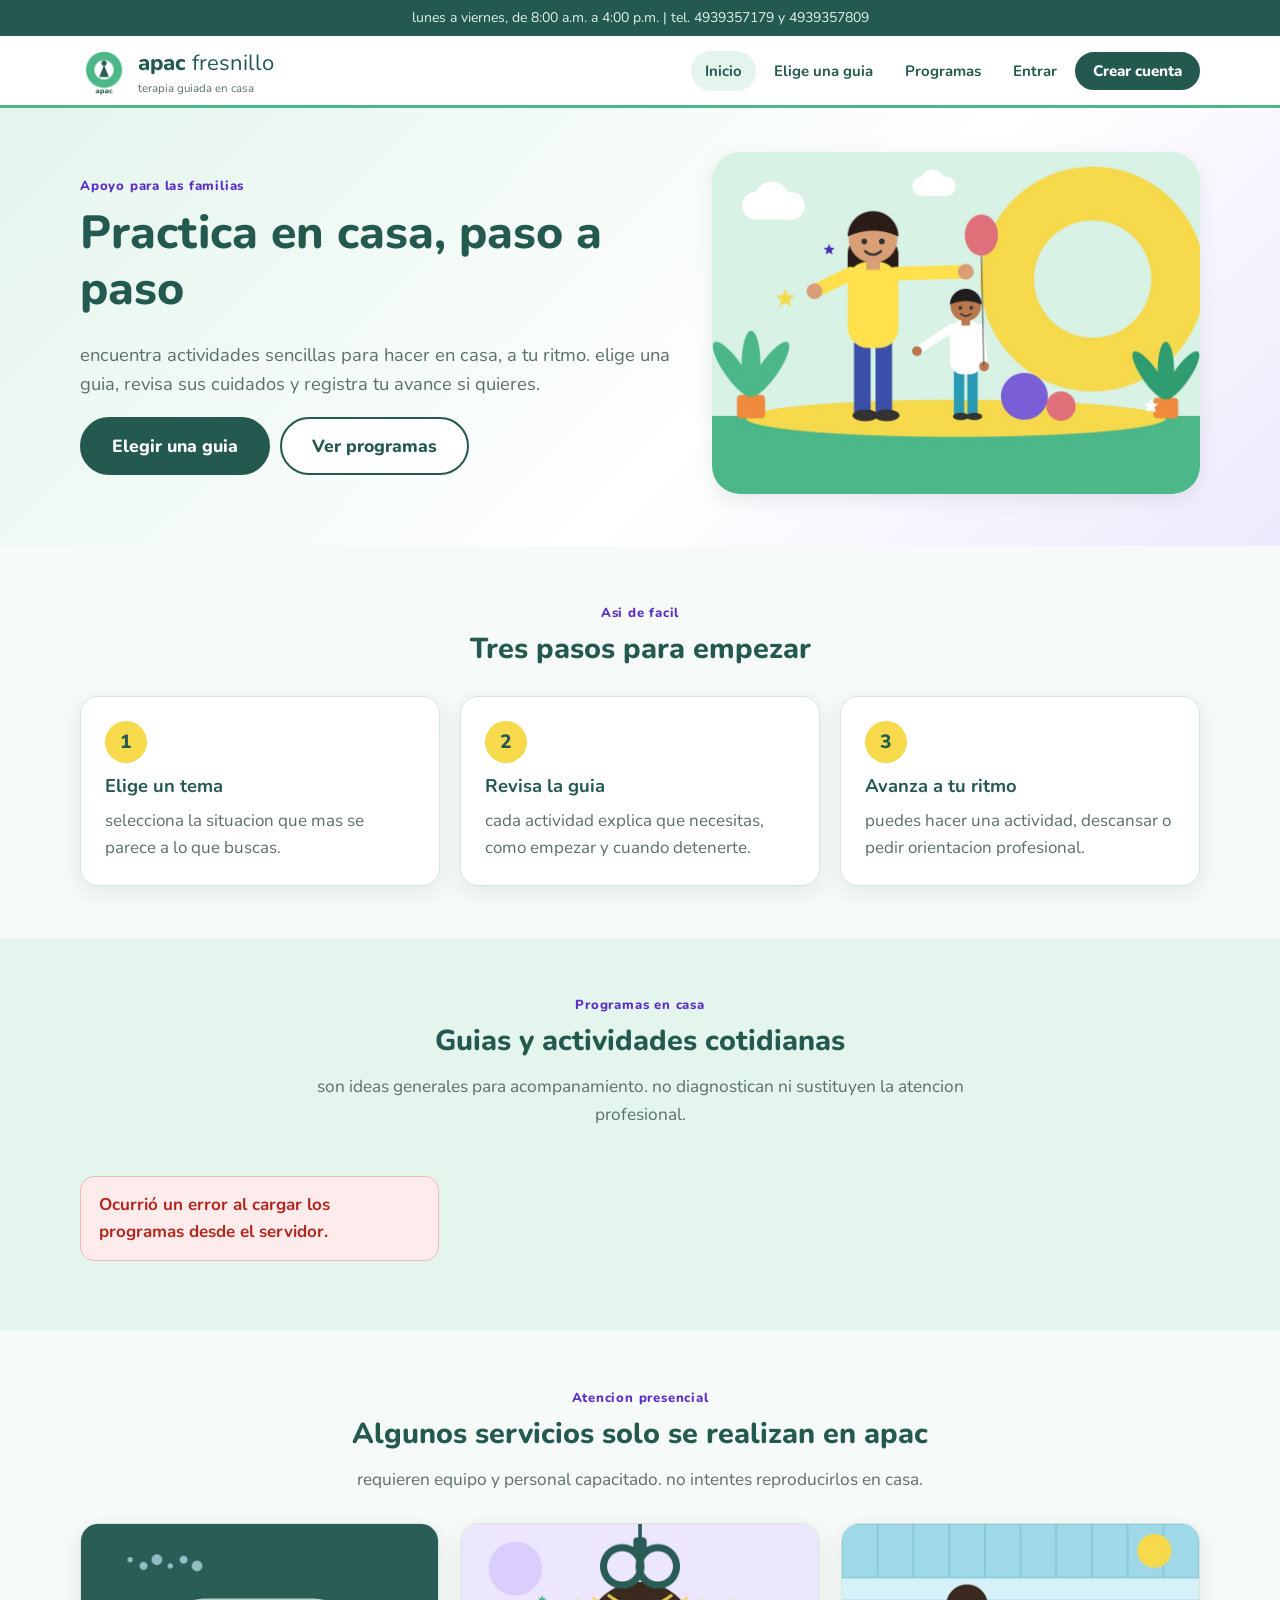
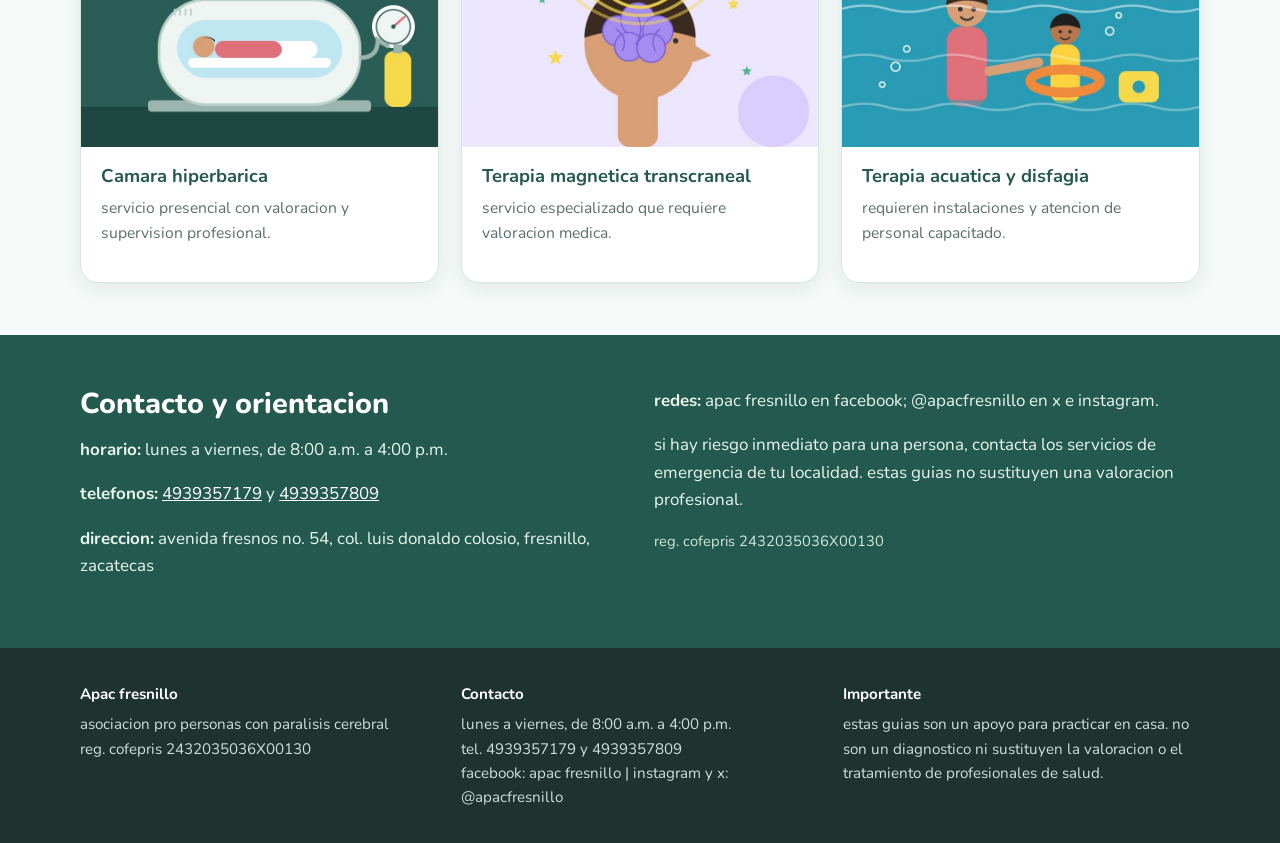
<file: index.html>
<!doctype html>
<html lang="es">
<head>
    <meta charset="utf-8">
    <meta name="viewport" content="width=device-width, initial-scale=1">
    <title>guias para practicar en casa | apac fresnillo</title>
    <link rel="preconnect" href="https://fonts.googleapis.com">
    <link href="https://fonts.googleapis.com/css2?family=Nunito:wght@400;600;700;800&display=swap" rel="stylesheet">
    <link rel="stylesheet" href="css/estilos.css">
</head>
<body>
    <div id="app-header"></div>
    <div id="app-flash" class="contenedor"></div>

    <main id="contenido">
        <section class="hero">
            <div class="contenedor hero-interno">
                <div class="hero-texto">
                    <span class="sobrelinea">apoyo para las familias</span>
                    <h1>practica en casa, paso a paso</h1>
                    <p>encuentra actividades sencillas para hacer en casa, a tu ritmo. elige una guia, revisa sus cuidados y registra tu avance si quieres.</p>
                    <div class="botones">
                        <a class="boton boton-grande" href="guia.html">elegir una guia</a>
                        <a class="boton boton-claro boton-grande" href="#programas">ver programas</a>
                    </div>
                </div>
                <div class="hero-foto">
                    <img src="img/hero.jpg" alt="una terapeuta acompana a un nino durante una actividad">
                </div>
            </div>
        </section>

        <section class="seccion">
            <div class="contenedor">
                <div class="titulo-seccion">
                    <span class="sobrelinea">asi de facil</span>
                    <h2>tres pasos para empezar</h2>
                </div>
                <div class="pasos">
                    <article class="paso">
                        <span class="numero">1</span>
                        <h3>elige un tema</h3>
                        <p>selecciona la situacion que mas se parece a lo que buscas.</p>
                    </article>
                    <article class="paso">
                        <span class="numero">2</span>
                        <h3>revisa la guia</h3>
                        <p>cada actividad explica que necesitas, como empezar y cuando detenerte.</p>
                    </article>
                    <article class="paso">
                        <span class="numero">3</span>
                        <h3>avanza a tu ritmo</h3>
                        <p>puedes hacer una actividad, descansar o pedir orientacion profesional.</p>
                    </article>
                </div>
            </div>
        </section>

        <section class="seccion fondo-suave" id="programas">
            <div class="contenedor">
                <div class="titulo-seccion">
                    <span class="sobrelinea">programas en casa</span>
                    <h2>guias y actividades cotidianas</h2>
                    <p>son ideas generales para acompanamiento. no diagnostican ni sustituyen la atencion profesional.</p>
                </div>
                <!-- Las tarjetas de programas se cargan dinámicamente desde la API -->
                <div id="contenedor-programas" class="rejilla-tarjetas">
                    <p>Cargando programas disponibles...</p>
                </div>
            </div>
        </section>

        <section class="seccion">
            <div class="contenedor">
                <div class="titulo-seccion">
                    <span class="sobrelinea">atencion presencial</span>
                    <h2>algunos servicios solo se realizan en apac</h2>
                    <p>requieren equipo y personal capacitado. no intentes reproducirlos en casa.</p>
                </div>
                <div class="rejilla-tarjetas">
                    <article class="tarjeta">
                        <img class="foto-fija" src="img/camara-hiperbarica.jpg" alt="equipo de camara hiperbarica" loading="lazy">
                        <div class="tarjeta-texto">
                            <h3>camara hiperbarica</h3>
                            <p>servicio presencial con valoracion y supervision profesional.</p>
                        </div>
                    </article>
                    <article class="tarjeta">
                        <img class="foto-fija" src="img/magnetica.jpg" alt="equipo para atencion especializada" loading="lazy">
                        <div class="tarjeta-texto">
                            <h3>terapia magnetica transcraneal</h3>
                            <p>servicio especializado que requiere valoracion medica.</p>
                        </div>
                    </article>
                    <article class="tarjeta">
                        <img class="foto-fija" src="img/terapia-acuatica.jpg" alt="terapia en alberca" loading="lazy">
                        <div class="tarjeta-texto">
                            <h3>terapia acuatica y disfagia</h3>
                            <p>requieren instalaciones y atencion de personal capacitado.</p>
                        </div>
                    </article>
                </div>
            </div>
        </section>

        <section class="seccion fondo-verde" id="contacto">
            <div class="contenedor contacto">
                <div>
                    <h2>contacto y orientacion</h2>
                    <p><strong>horario:</strong> lunes a viernes, de 8:00 a.m. a 4:00 p.m.</p>
                    <p><strong>telefonos:</strong> <a href="tel:4939357179">4939357179</a> y <a href="tel:4939357809">4939357809</a></p>
                    <p><strong>direccion:</strong> avenida fresnos no. 54, col. luis donaldo colosio, fresnillo, zacatecas</p>
                </div>
                <div>
                    <p><strong>redes:</strong> apac fresnillo en facebook; @apacfresnillo en x e instagram.</p>
                    <p>si hay riesgo inmediato para una persona, contacta los servicios de emergencia de tu localidad. estas guias no sustituyen una valoracion profesional.</p>
                    <p class="chico">reg. cofepris 2432035036X00130</p>
                </div>
            </div>
        </section>
    </main>

    <div id="app-footer"></div>

    <script src="js/api.js"></script>
    <script src="js/ui.js"></script>
    <script src="js/inicio.js"></script>
    <script>
        UI.init('inicio');
    </script>
</body>
</html>
</file>
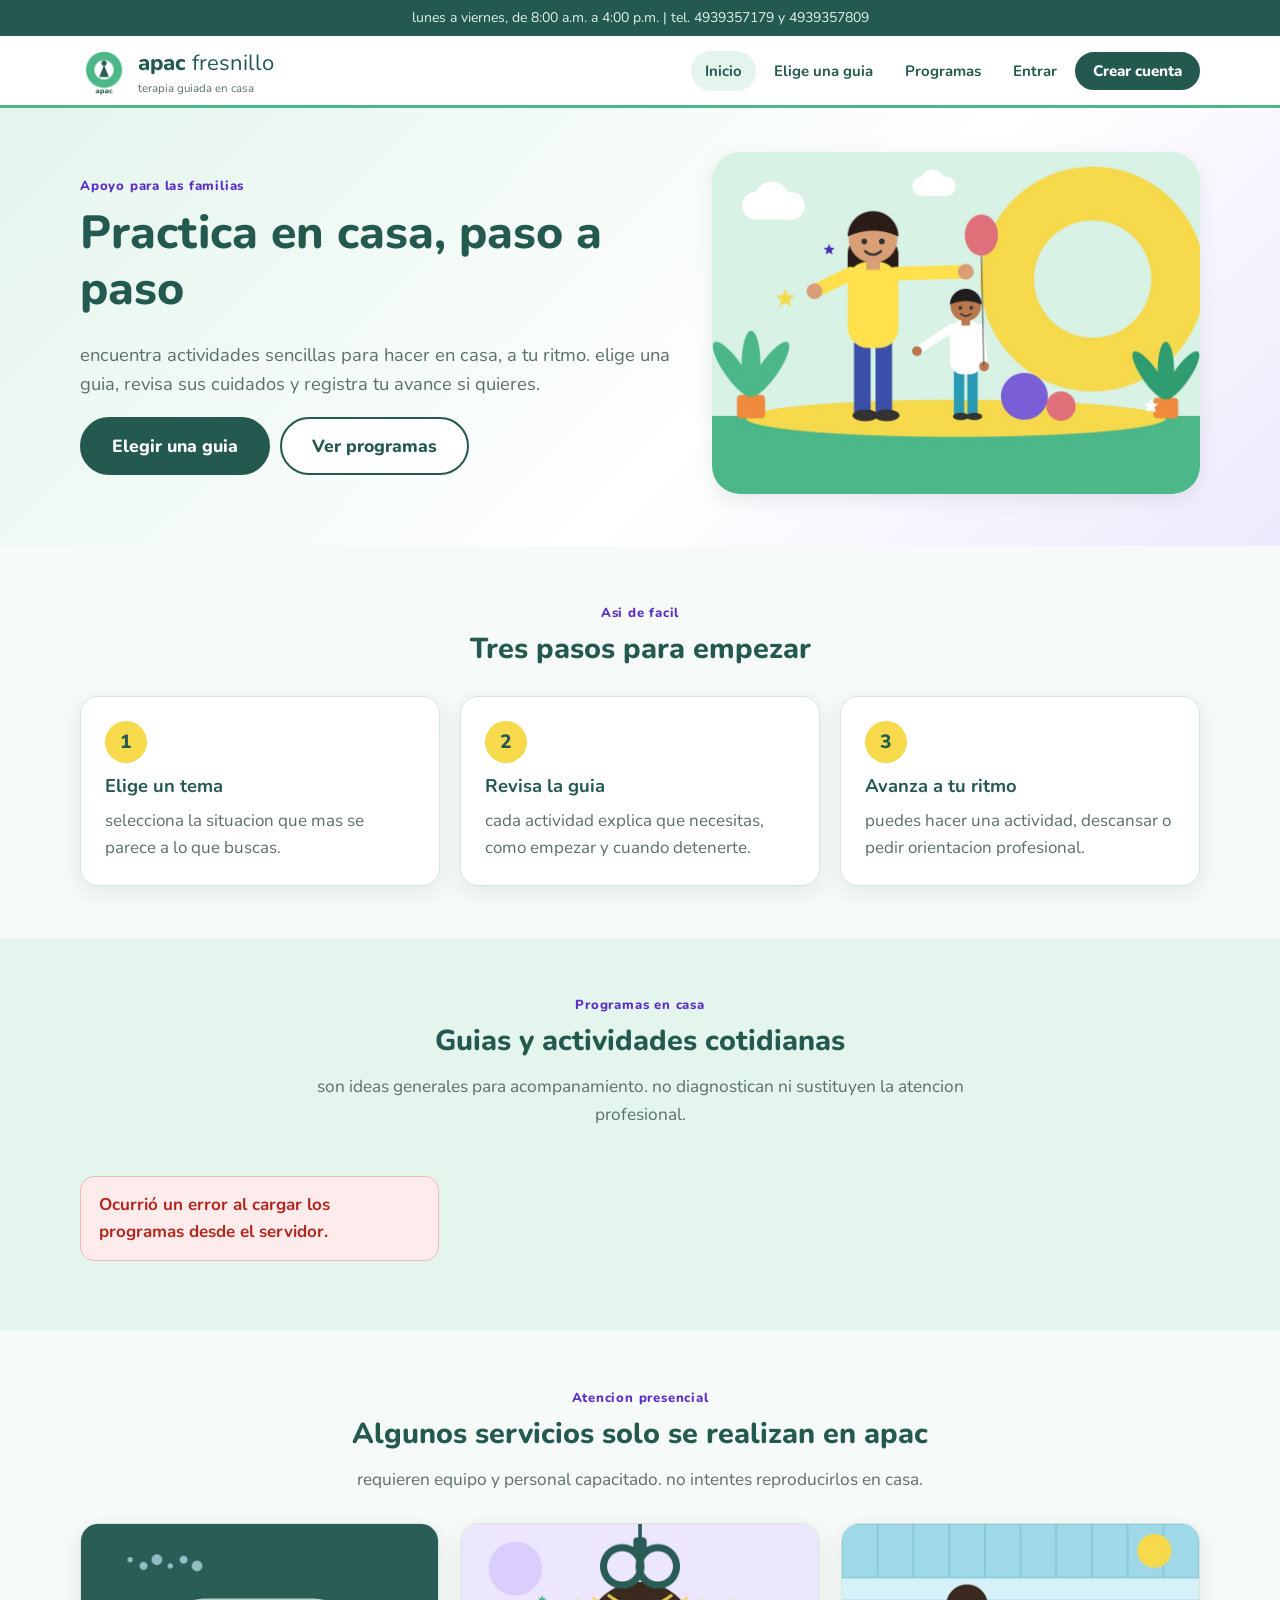
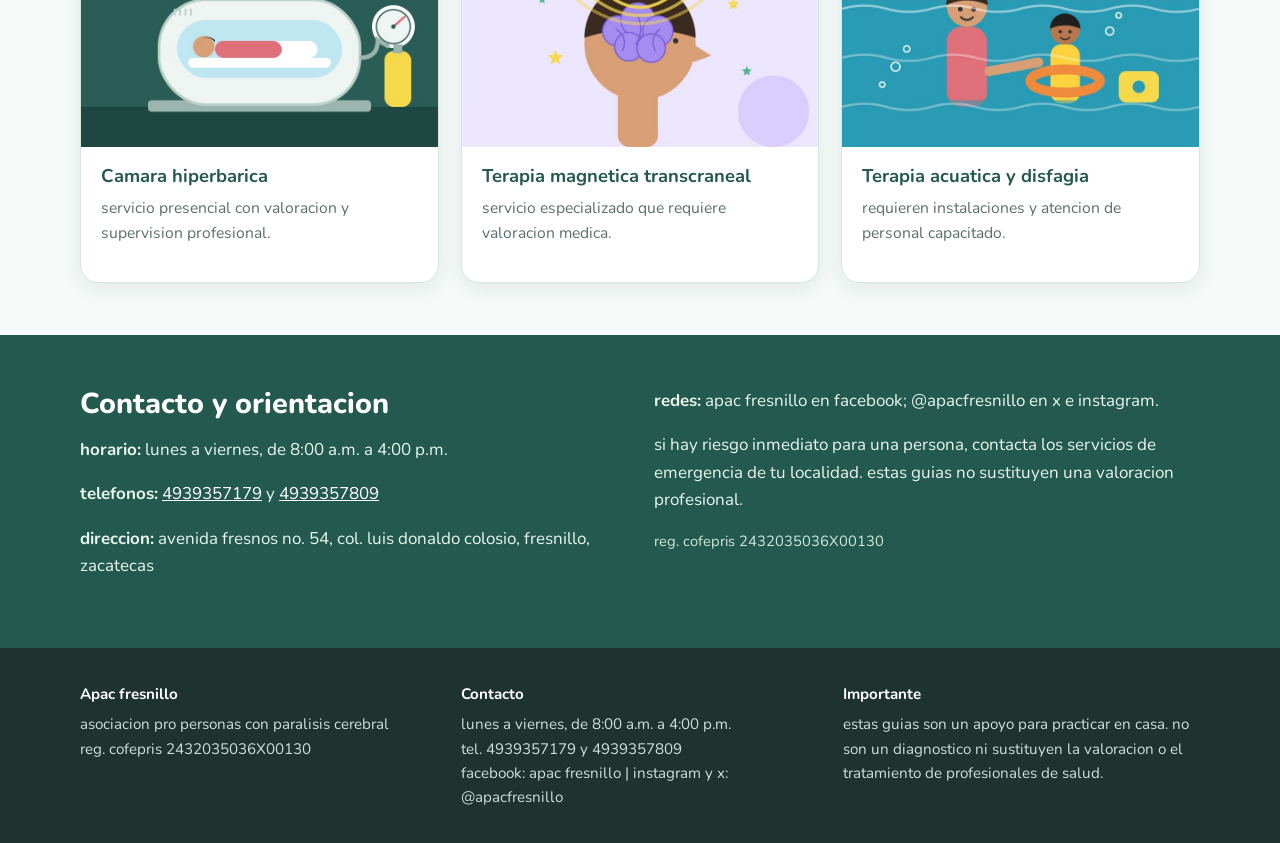
<file: actividad.html>
<!doctype html>
<html lang="es">
<head>
    <meta charset="utf-8">
    <meta name="viewport" content="width=device-width, initial-scale=1">
    <title>actividad | apac fresnillo</title>
    <link rel="preconnect" href="https://fonts.googleapis.com">
    <link href="https://fonts.googleapis.com/css2?family=Nunito:wght@400;600;700;800&display=swap" rel="stylesheet">
    <link rel="stylesheet" href="css/estilos.css">
</head>
<body>
    <div id="app-header"></div>
    <div id="app-flash" class="contenedor"></div>

    <main id="contenido">
        <section class="seccion">
            <div class="contenedor contenedor-angosto" id="actividad-cargando">
                <p>Cargando actividad...</p>
            </div>

            <div class="contenedor contenedor-angosto" id="actividad-contenido" style="display:none;">
                <nav class="migas-pan" aria-label="Ruta de navegación">
                    <a href="index.html">Inicio</a>
                    <span>›</span>
                    <a href="guia.html">Guías</a>
                    <span>›</span>
                    <a id="miga-link-programa" href="programa.html">Programa</a>
                    <span>›</span>
                    <span class="miga-actual" id="miga-actividad">Actividad</span>
                </nav>

                <div class="barra-volver">
                    <button type="button" onclick="history.back()" class="boton-volver" aria-label="Volver atrás">
                        <span>←</span> Volver atrás
                    </button>
                    <a class="boton-volver" id="link-volver-programa" href="programa.html">
                        <span>📋</span> Ver programa completo
                    </a>
                    <a href="index.html" class="enlace-volver">Ir al Inicio</a>
                </div>
                <span class="etiqueta etiqueta-verde" id="actividad-etiqueta"></span>
                <h1 id="actividad-titulo"></h1>
                <p class="objetivo"><strong>objetivo:</strong> <span id="actividad-objetivo"></span></p>

                <img class="foto-actividad" id="actividad-foto" src="" alt="ilustracion de actividad">

                <div id="actividad-cuidado" class="aviso aviso-importante" role="note" style="display:none;"></div>

                <section class="caja">
                    <h2>que necesitas</h2>
                    <ul class="lista-check" id="actividad-materiales"></ul>
                </section>

                <section class="caja">
                    <h2>paso a paso</h2>
                    <ol class="linea-tiempo" id="actividad-pasos"></ol>
                </section>

                <div class="dos-columnas">
                    <section class="caja">
                        <h2>consejos</h2>
                        <ul class="lista-check" id="actividad-consejos"></ul>
                    </section>
                    <section class="caja">
                        <h2>hazlo mas sencillo</h2>
                        <p id="actividad-facil"></p>
                    </section>
                </div>

                <div class="aviso">si aparece dolor, mareo, falta de aire o molestia, detente. consulta el programa completo y pide orientacion profesional.</div>

                <section class="caja caja-registro" id="seccion-registrar">
                    <h2>registra una practica</h2>
                    <div id="mensaje-practica"></div>
                    <div id="contenedor-formulario-practica">
                        <!-- Renderizado dinámicamente según sesión -->
                    </div>
                </section>

                <div class="navegar" id="actividad-navegacion">
                    <!-- Botones anterior / siguiente -->
                </div>
            </div>
        </section>
    </main>

    <div id="app-footer"></div>

    <script src="js/api.js"></script>
    <script src="js/ui.js"></script>
    <script src="js/actividad.js"></script>
    <script>
        UI.init('programas');
    </script>
</body>
</html>
</file>
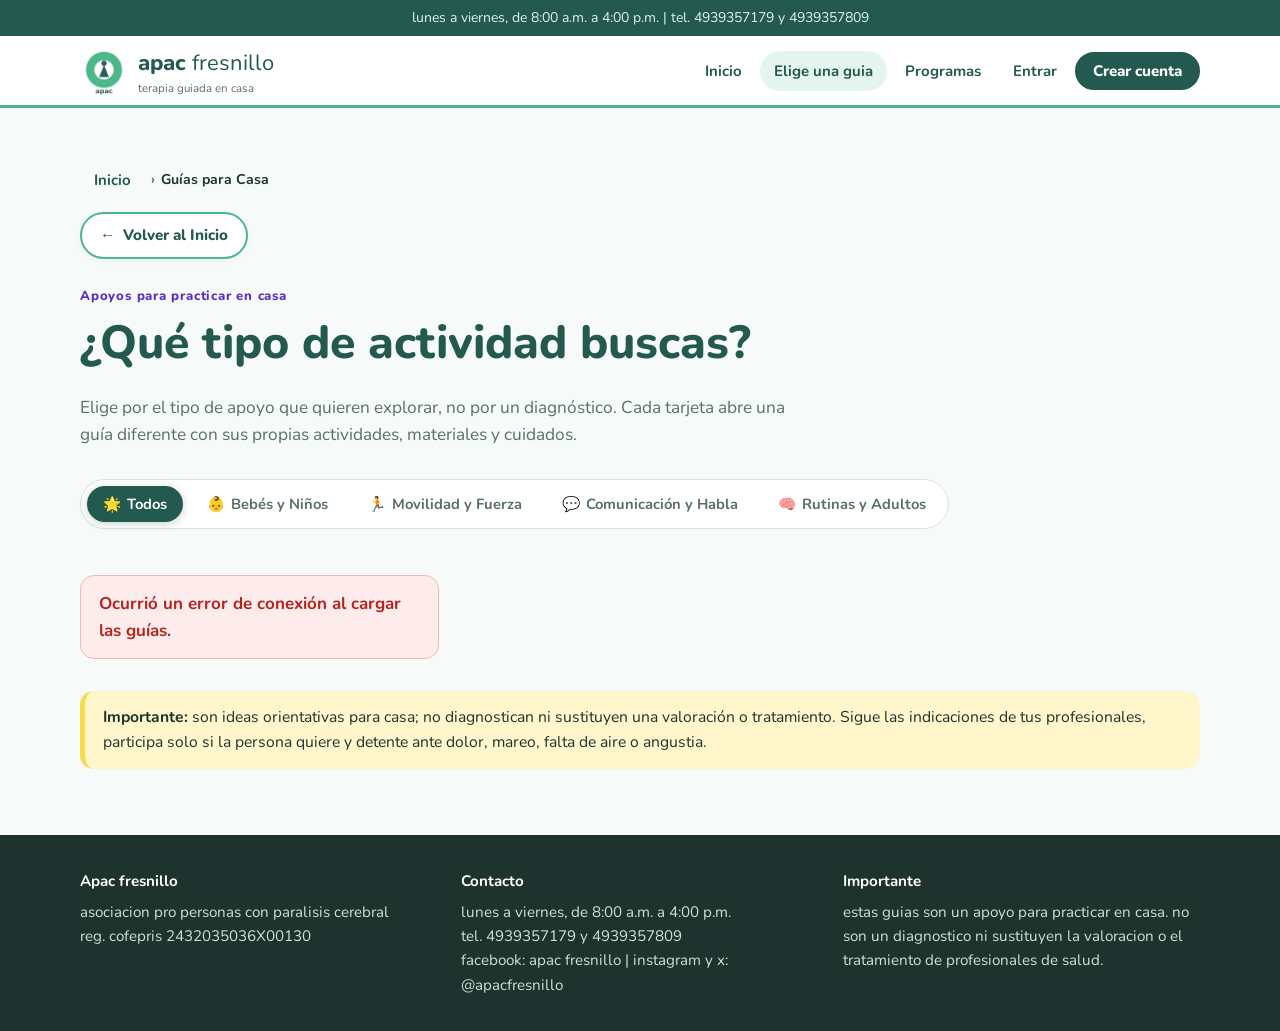
<file: guia.html>
<!doctype html>
<html lang="es">
<head>
    <meta charset="utf-8">
    <meta name="viewport" content="width=device-width, initial-scale=1">
    <title>elige una guia | apac fresnillo</title>
    <link rel="preconnect" href="https://fonts.googleapis.com">
    <link href="https://fonts.googleapis.com/css2?family=Nunito:wght@400;600;700;800&display=swap" rel="stylesheet">
    <link rel="stylesheet" href="css/estilos.css">
</head>
<body>
    <div id="app-header"></div>
    <div id="app-flash" class="contenedor"></div>

    <main id="contenido">
        <section class="seccion">
            <div class="contenedor">
                <nav class="migas-pan" aria-label="Ruta de navegación">
                    <a href="index.html">Inicio</a>
                    <span>›</span>
                    <span class="miga-actual">Guías para Casa</span>
                </nav>

                <div class="barra-volver">
                    <a href="index.html" class="boton-volver">
                        <span>←</span> Volver al Inicio
                    </a>
                </div>

                <div class="titulo-seccion izquierda">
                    <span class="sobrelinea">apoyos para practicar en casa</span>
                    <h1>¿Qué tipo de actividad buscas?</h1>
                    <p>Elige por el tipo de apoyo que quieren explorar, no por un diagnóstico. Cada tarjeta abre una guía diferente con sus propias actividades, materiales y cuidados.</p>
                </div>

                <!-- Filtros por categoría / etapa -->
                <div class="filtros-guias" role="tablist" aria-label="Filtrar guías por categoría">
                    <button type="button" class="btn-filtro activo" data-categoria="todos" role="tab" aria-selected="true">
                        <span>🌟</span> Todos
                    </button>
                    <button type="button" class="btn-filtro" data-categoria="ninos" role="tab" aria-selected="false">
                        <span>👶</span> Bebés y Niños
                    </button>
                    <button type="button" class="btn-filtro" data-categoria="movilidad" role="tab" aria-selected="false">
                        <span>🏃</span> Movilidad y Fuerza
                    </button>
                    <button type="button" class="btn-filtro" data-categoria="comunicacion" role="tab" aria-selected="false">
                        <span>💬</span> Comunicación y Habla
                    </button>
                    <button type="button" class="btn-filtro" data-categoria="adultos-rutinas" role="tab" aria-selected="false">
                        <span>🧠</span> Rutinas y Adultos
                    </button>
                </div>

                <div id="contenedor-guias" class="rejilla-tarjetas">
                    <p>Cargando guías...</p>
                </div>

                <div class="aviso espacio-arriba">
                    <strong>Importante:</strong> son ideas orientativas para casa; no diagnostican ni sustituyen una valoración o tratamiento. Sigue las indicaciones de tus profesionales, participa solo si la persona quiere y detente ante dolor, mareo, falta de aire o angustia.
                </div>
            </div>
        </section>
    </main>

    <div id="app-footer"></div>

    <script src="js/api.js"></script>
    <script src="js/ui.js"></script>
    <script src="js/guia.js"></script>
    <script>
        UI.init('guia');
    </script>
</body>
</html>
</file>
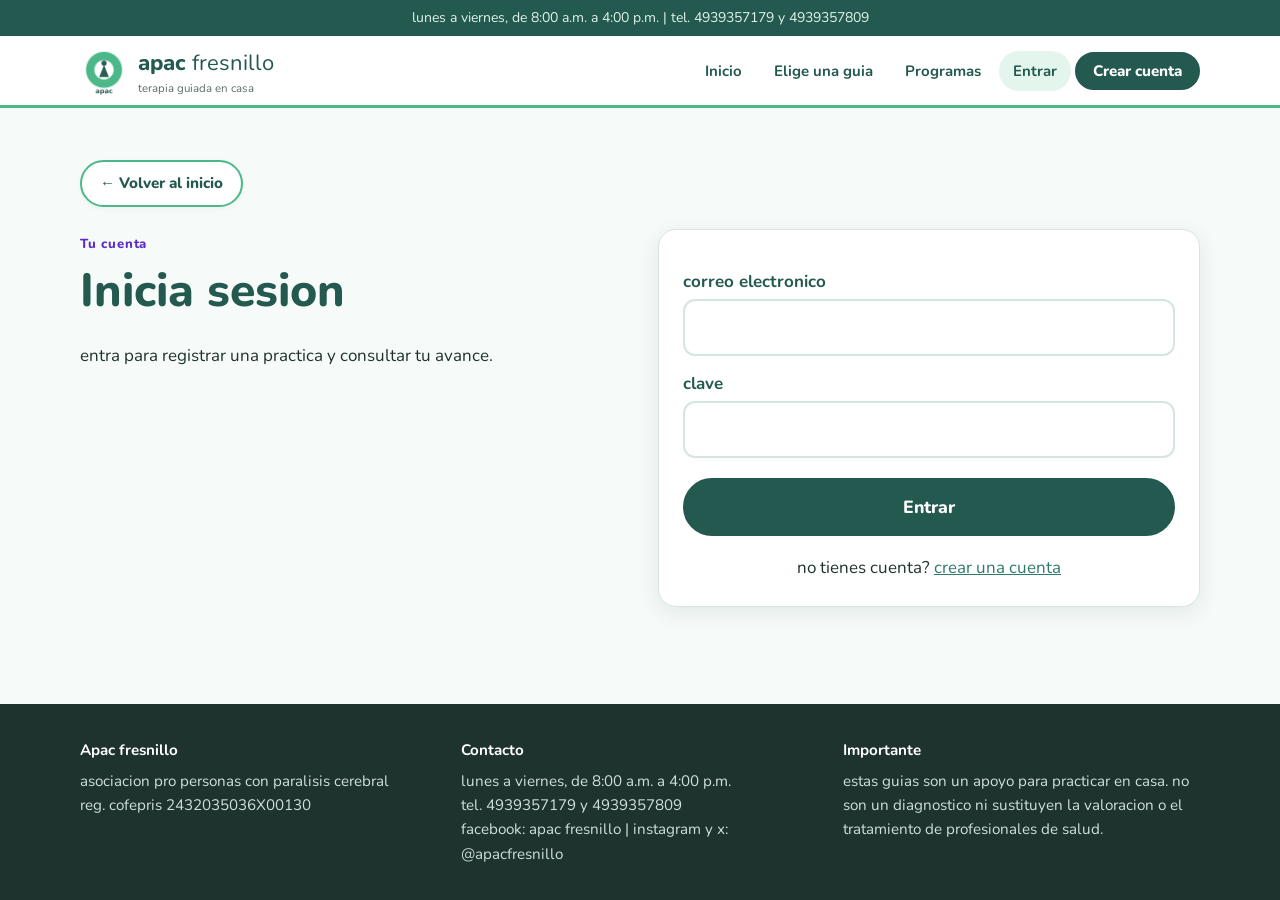
<file: login.html>
<!doctype html>
<html lang="es">
<head>
    <meta charset="utf-8">
    <meta name="viewport" content="width=device-width, initial-scale=1">
    <title>iniciar sesion | apac fresnillo</title>
    <link rel="preconnect" href="https://fonts.googleapis.com">
    <link href="https://fonts.googleapis.com/css2?family=Nunito:wght@400;600;700;800&display=swap" rel="stylesheet">
    <link rel="stylesheet" href="css/estilos.css">
</head>
<body>
    <div id="app-header"></div>
    <div id="app-flash" class="contenedor"></div>

    <main id="contenido">
        <section class="seccion">
            <div class="contenedor">
                <div class="barra-volver">
                    <a href="index.html" class="boton-volver">← Volver al inicio</a>
                </div>
            </div>
            <div class="contenedor acceso">
                <div class="acceso-info">
                    <span class="sobrelinea">tu cuenta</span>
                    <h1>inicia sesion</h1>
                    <p>entra para registrar una practica y consultar tu avance.</p>
                </div>
                <div class="caja">
                    <div id="mensaje-login"></div>
                    <form id="form-login" class="formulario">
                        <label for="correo">correo electronico</label>
                        <input id="correo" name="correo" type="email" autocomplete="email" required>

                        <label for="clave">clave</label>
                        <input id="clave" name="clave" type="password" autocomplete="current-password" required>

                        <button class="boton boton-grande" type="submit">entrar</button>
                    </form>
                    <p class="centrado">no tienes cuenta? <a id="link-registro" href="registro.html">crear una cuenta</a></p>
                </div>
            </div>
        </section>
    </main>

    <div id="app-footer"></div>

    <script src="js/api.js"></script>
    <script src="js/ui.js"></script>
    <script src="js/auth.js"></script>
    <script>
        UI.init('login');
    </script>
</body>
</html>
</file>
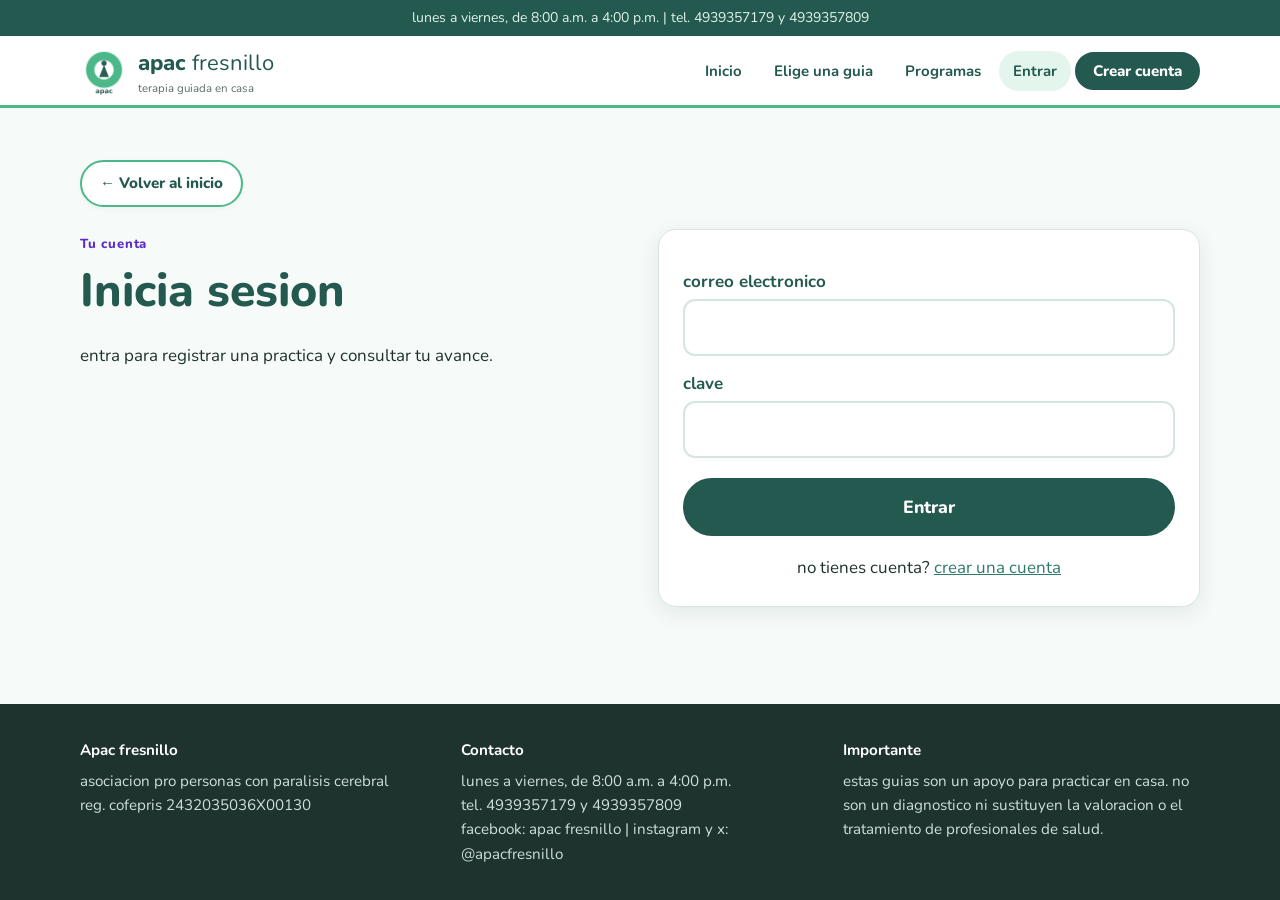
<file: mi_avance.html>
<!doctype html>
<html lang="es">
<head>
    <meta charset="utf-8">
    <meta name="viewport" content="width=device-width, initial-scale=1">
    <title>mi avance | apac fresnillo</title>
    <link rel="preconnect" href="https://fonts.googleapis.com">
    <link href="https://fonts.googleapis.com/css2?family=Nunito:wght@400;600;700;800&display=swap" rel="stylesheet">
    <link rel="stylesheet" href="css/estilos.css">
</head>
<body>
    <div id="app-header"></div>
    <div id="app-flash" class="contenedor"></div>

    <main id="contenido">
        <section class="seccion">
            <div class="contenedor" id="avance-cargando">
                <p>Cargando tu avance...</p>
            </div>

            <div class="contenedor" id="avance-contenido" style="display:none;">
                <div class="barra-volver">
                    <a href="index.html" class="boton-volver">← Volver al inicio</a>
                    <a href="guia.html" class="enlace-volver">Explorar más guías</a>
                </div>

                <div class="titulo-seccion izquierda">
                    <span class="sobrelinea">tu progreso</span>
                    <h1 id="saludo-usuario">hola</h1>
                    <p>aqui puedes consultar lo que has practicado. cada actividad cuenta, aunque sea corta.</p>
                </div>

                <div id="mensaje-avance"></div>

                <!-- Estado vacío -->
                <div id="avance-vacio" class="caja vacio" style="display:none;">
                    <h2>aun no hay practicas registradas</h2>
                    <p>elige un programa, consulta una actividad y guarda como te fue.</p>
                    <a class="boton" href="guia.html">elegir una guia</a>
                </div>

                <!-- Estado con datos -->
                <div id="avance-datos" style="display:none;">
                    <div class="estadisticas">
                        <div class="dato"><strong id="stat-sesiones">0</strong><span>practicas registradas</span></div>
                        <div class="dato"><strong id="stat-dias">0</strong><span>dias practicados</span></div>
                        <div class="dato"><strong id="stat-racha">0</strong><span>dias seguidos</span></div>
                    </div>

                    <section class="caja">
                        <h2>tus ultimos siete dias</h2>
                        <div class="semana" id="grid-semana"></div>
                    </section>

                    <div class="titulo-seccion izquierda espacio-arriba">
                        <h2>tus programas</h2>
                    </div>
                    <div class="dos-columnas" id="lista-programas-curso"></div>

                    <div class="titulo-seccion izquierda espacio-arriba">
                        <h2>ultimas practicas</h2>
                    </div>
                    <div id="lista-historial"></div>
                </div>
            </div>
        </section>
    </main>

    <div id="app-footer"></div>

    <script src="js/api.js"></script>
    <script src="js/ui.js"></script>
    <script src="js/avance.js"></script>
    <script>
        UI.init('mi_avance');
    </script>
</body>
</html>
</file>
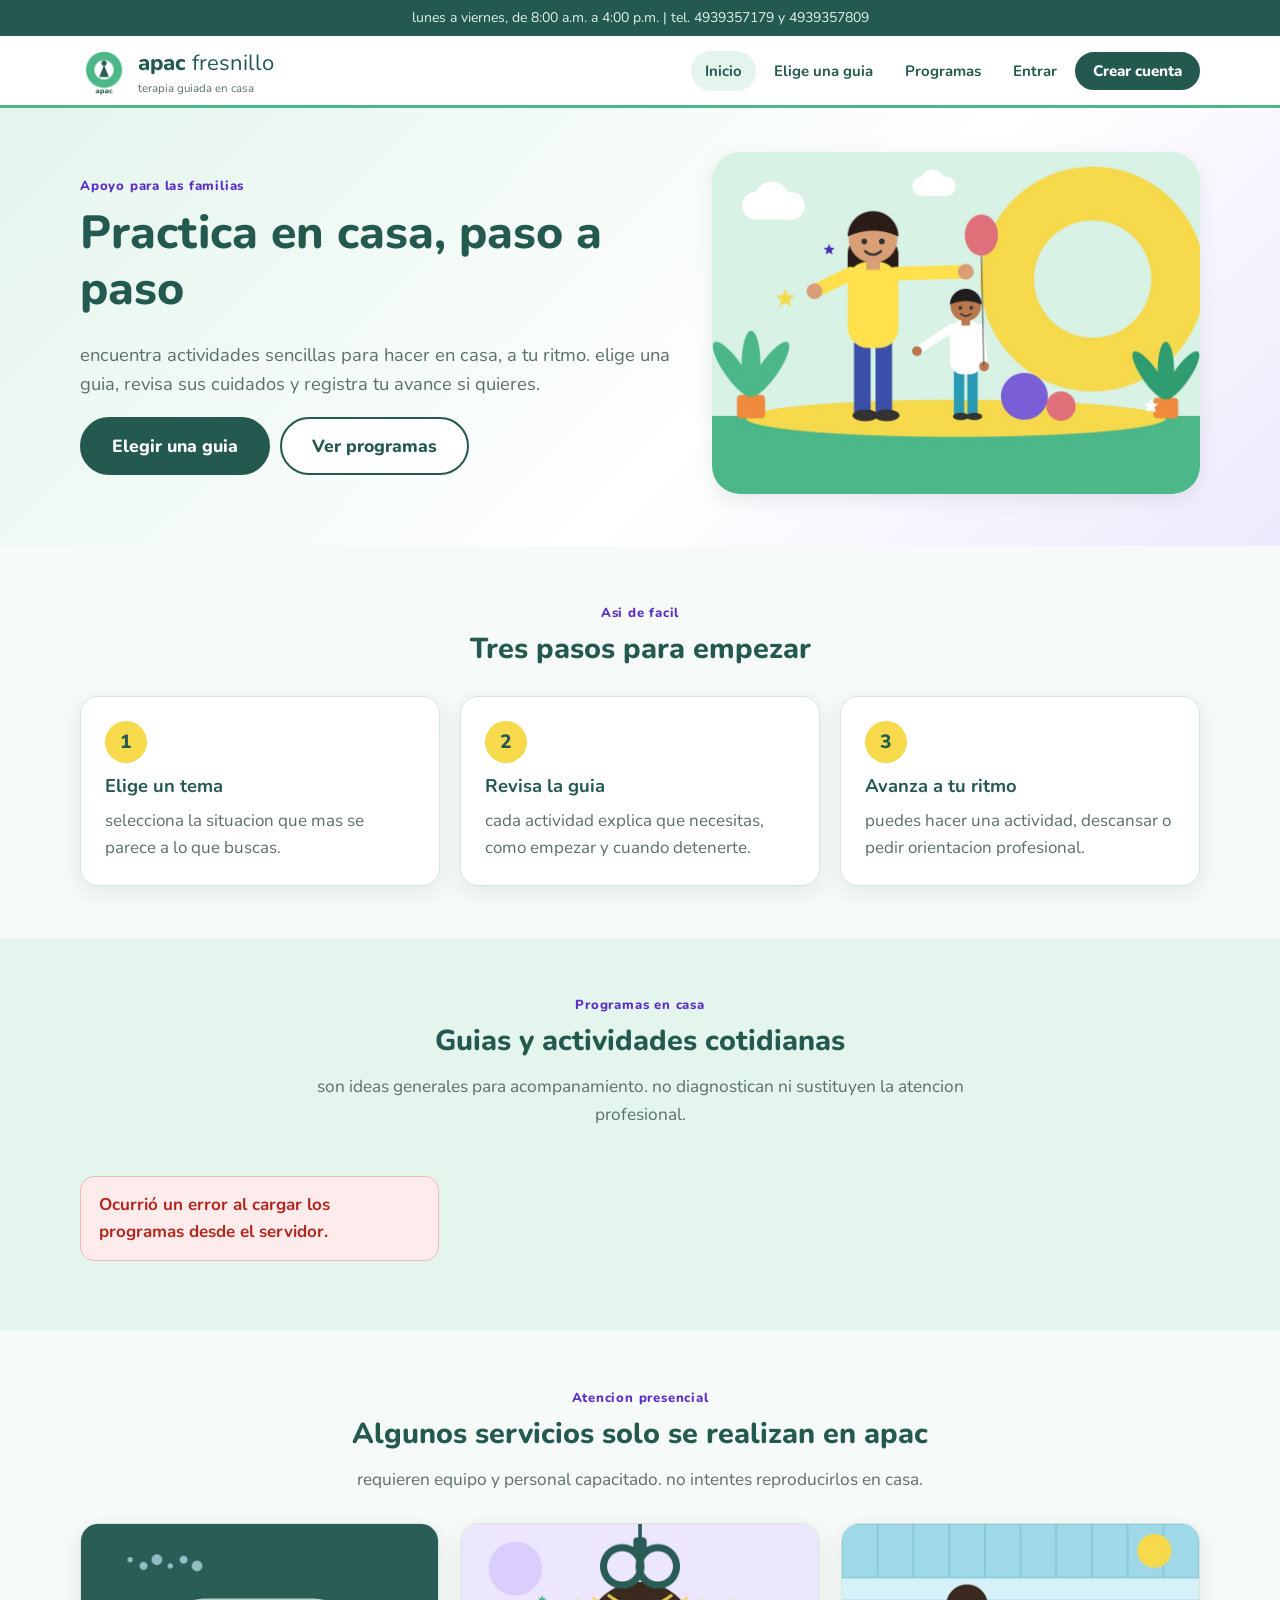
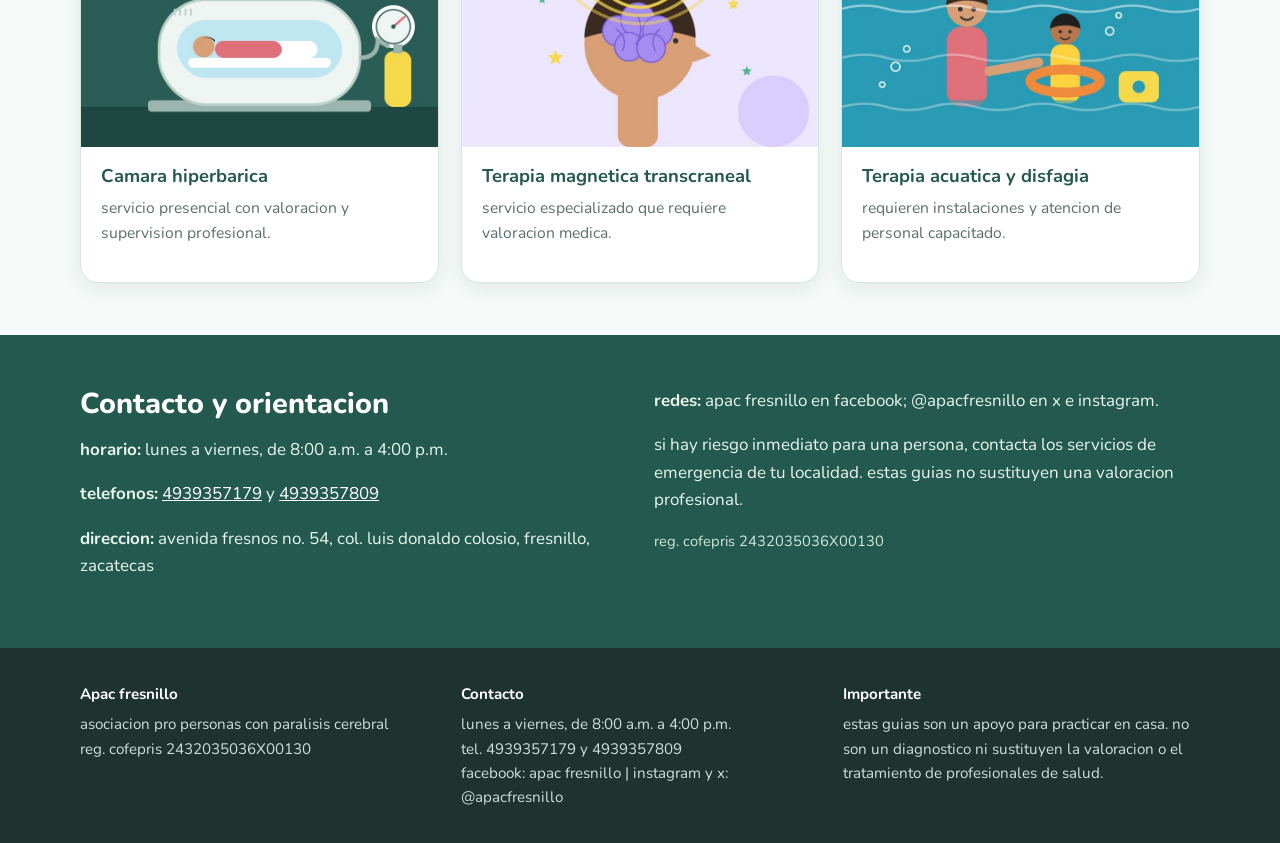
<file: programa.html>
<!doctype html>
<html lang="es">
<head>
    <meta charset="utf-8">
    <meta name="viewport" content="width=device-width, initial-scale=1">
    <title>programa | apac fresnillo</title>
    <link rel="preconnect" href="https://fonts.googleapis.com">
    <link href="https://fonts.googleapis.com/css2?family=Nunito:wght@400;600;700;800&display=swap" rel="stylesheet">
    <link rel="stylesheet" href="css/estilos.css">
</head>
<body>
    <div id="app-header"></div>
    <div id="app-flash" class="contenedor"></div>

    <main id="contenido">
        <section class="seccion">
            <div class="contenedor" id="programa-cargando">
                <p>Cargando información del programa...</p>
            </div>

            <div class="contenedor" id="programa-contenido" style="display:none;">
                <nav class="migas-pan" aria-label="Ruta de navegación">
                    <a href="index.html">Inicio</a>
                    <span>›</span>
                    <a href="guia.html">Guías</a>
                    <span>›</span>
                    <span class="miga-actual" id="miga-programa">Programa</span>
                </nav>

                <div class="barra-volver">
                    <button type="button" onclick="history.back()" class="boton-volver" aria-label="Volver a la página anterior">
                        <span>←</span> Volver atrás
                    </button>
                    <a href="guia.html" class="boton-volver">
                        <span>📚</span> Ver todas las guías
                    </a>
                    <a href="index.html" class="enlace-volver">Ir al Inicio</a>
                </div>
                
                <article class="principal" id="programa-principal">
                    <!-- Se inyecta dinámicamente -->
                </article>

                <div class="aviso aviso-importante" role="note">
                    <strong>detente y consulta a un profesional si:</strong>
                    <ul class="lista-simple" id="programa-detente"></ul>
                </div>

                <div class="dos-columnas">
                    <section class="caja">
                        <h2>que necesitas</h2>
                        <ul class="lista-check" id="programa-materiales"></ul>
                        <h2 class="espacio-arriba">cada cuanto</h2>
                        <p id="programa-frecuencia"></p>
                    </section>
                    <section class="caja">
                        <h2>antes de empezar</h2>
                        <ul class="lista-check" id="programa-antes"></ul>
                    </section>
                </div>

                <div class="titulo-seccion izquierda espacio-arriba">
                    <h2>actividades del programa</h2>
                    <p>elige una guia. puedes descansar o terminar cuando quieras.</p>
                </div>

                <div class="rejilla-tarjetas" id="programa-actividades">
                    <!-- Tarjetas de actividades inyectadas por JS -->
                </div>

                <div class="caja caja-correo" id="bloque-correo">
                    <!-- Bloque de envío de correo inyectado por JS -->
                </div>

                <div class="aviso aviso-siguiente">
                    <strong>necesitas orientacion?</strong> llama a apac al <a href="tel:4939357179">4939357179</a> o al <a href="tel:4939357809">4939357809</a>. estas ideas no sustituyen la valoracion ni el tratamiento.
                </div>
            </div>
        </section>
    </main>

    <div id="app-footer"></div>

    <script src="js/api.js"></script>
    <script src="js/ui.js"></script>
    <script src="js/programa.js"></script>
    <script>
        UI.init('programas');
    </script>
</body>
</html>
</file>
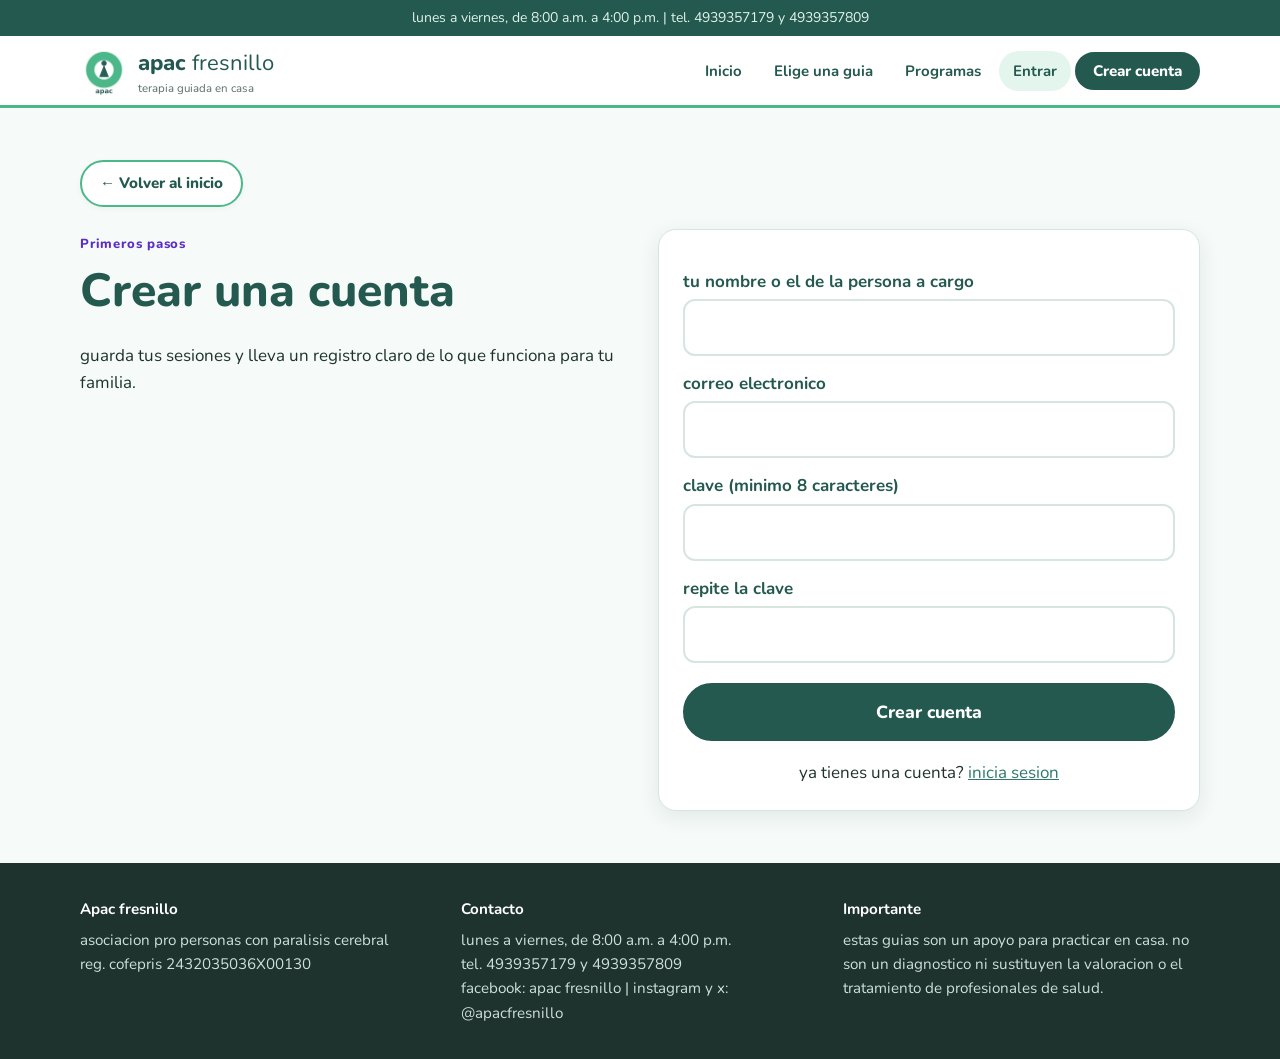
<file: registro.html>
<!doctype html>
<html lang="es">
<head>
    <meta charset="utf-8">
    <meta name="viewport" content="width=device-width, initial-scale=1">
    <title>crear cuenta | apac fresnillo</title>
    <link rel="preconnect" href="https://fonts.googleapis.com">
    <link href="https://fonts.googleapis.com/css2?family=Nunito:wght@400;600;700;800&display=swap" rel="stylesheet">
    <link rel="stylesheet" href="css/estilos.css">
</head>
<body>
    <div id="app-header"></div>
    <div id="app-flash" class="contenedor"></div>

    <main id="contenido">
        <section class="seccion">
            <div class="contenedor">
                <div class="barra-volver">
                    <a href="index.html" class="boton-volver">← Volver al inicio</a>
                </div>
            </div>
            <div class="contenedor acceso">
                <div class="acceso-info">
                    <span class="sobrelinea">primeros pasos</span>
                    <h1>crear una cuenta</h1>
                    <p>guarda tus sesiones y lleva un registro claro de lo que funciona para tu familia.</p>
                </div>
                <div class="caja">
                    <div id="mensaje-registro"></div>
                    <form id="form-registro" class="formulario">
                        <label for="nombre">tu nombre o el de la persona a cargo</label>
                        <input id="nombre" name="nombre" type="text" autocomplete="name" maxlength="120" required>

                        <label for="correo">correo electronico</label>
                        <input id="correo" name="correo" type="email" autocomplete="email" maxlength="190" required>

                        <label for="clave">clave (minimo 8 caracteres)</label>
                        <input id="clave" name="clave" type="password" autocomplete="new-password" minlength="8" required>

                        <label for="confirmacion">repite la clave</label>
                        <input id="confirmacion" name="confirmacion" type="password" autocomplete="new-password" minlength="8" required>

                        <button class="boton boton-grande" type="submit">crear cuenta</button>
                    </form>
                    <p class="centrado">ya tienes una cuenta? <a id="link-login" href="login.html">inicia sesion</a></p>
                </div>
            </div>
        </section>
    </main>

    <div id="app-footer"></div>

    <script src="js/api.js"></script>
    <script src="js/ui.js"></script>
    <script src="js/auth.js"></script>
    <script>
        UI.init('login');
    </script>
</body>
</html>
</file>
<file: css/estilos.css>
:root {
    --verde: #24594f;
    --verde-medio: #2f7a6b;
    --menta: #4cb88a;
    --menta-claro: #e3f5ec;
    --amarillo: #f7d94c;
    --amarillo-claro: #fff6cc;
    --morado: #5b2fc7;
    --morado-claro: #efe9fd;
    --tinta: #1f332e;
    --suave: #5b6f69;
    --fondo: #f6faf8;
    --blanco: #ffffff;
    --borde: #d6e6de;
    --rojo: #b3261e;
    --radio: 18px;
    --sombra: 0 6px 20px rgba(36, 89, 79, .10);
}

* { box-sizing: border-box; }
html { scroll-behavior: smooth; }
body {
    margin: 0;
    min-height: 100vh;
    display: flex;
    flex-direction: column;
    background: var(--fondo);
    color: var(--tinta);
    font-family: 'Nunito', 'Segoe UI', Arial, sans-serif;
    font-size: 17px;
    line-height: 1.6;
}
img { display: block; max-width: 100%; }
a { color: var(--verde-medio); }
h1, h2, h3 { line-height: 1.2; margin: 0 0 .5em; color: var(--verde); }
h1 { font-size: clamp(1.9rem, 4.5vw, 2.9rem); font-weight: 800; }
h2 { font-size: clamp(1.35rem, 3vw, 1.8rem); font-weight: 800; }
h3 { font-size: 1.15rem; font-weight: 700; }
p { margin: 0 0 1em; }
:focus-visible { outline: 3px solid var(--morado); outline-offset: 2px; }
h1::first-letter, h2::first-letter, h3::first-letter,
.sobrelinea::first-letter, nav a::first-letter, .boton::first-letter,
.boton-enlace::first-letter, .situacion strong::first-letter,
.enlace-flecha::first-letter, .situacion-para::first-letter,
.pie strong::first-letter, .aviso > strong::first-letter { text-transform: uppercase; }

.contenedor { width: min(1120px, calc(100% - 36px)); margin: 0 auto; }
main#contenido { flex: 1 0 auto; }
.saltar { position: absolute; left: -999px; top: 0; background: var(--amarillo); padding: 10px 16px; z-index: 100; }
.saltar:focus { left: 0; }

/* ---------- barra y encabezado ---------- */
.barra-superior { background: var(--verde); color: #dff3ea; text-align: center; font-size: 14px; padding: 7px 14px; }
.encabezado { position: sticky; top: 0; z-index: 20; background: rgba(255,255,255,.97); border-bottom: 3px solid var(--menta); }
.encabezado-interno { display: flex; align-items: center; justify-content: space-between; flex-wrap: wrap; gap: 8px 20px; padding: 10px 0; }
.logo { display: flex; align-items: center; gap: 10px; color: var(--verde); text-decoration: none; font-size: 22px; }
.logo img { width: 48px; height: 48px; border-radius: 12px; }
.logo b { font-weight: 800; }
.logo small { display: block; color: var(--suave); font-size: 11.5px; line-height: 1.2; }
nav { display: flex; flex-wrap: wrap; align-items: center; gap: 4px; }
nav a, .boton-enlace { padding: 8px 14px; border-radius: 999px; color: var(--verde); font-weight: 700; font-size: 15px; text-decoration: none; }
nav a:hover, .boton-enlace:hover { background: var(--menta-claro); }
nav a.activo { background: var(--menta-claro); }
nav a.boton { color: #fff; }
.boton-enlace { background: none; border: 0; cursor: pointer; font-family: inherit; }
.form-en-linea { display: inline; margin: 0; }

/* ---------- botones ---------- */
.boton {
    display: inline-block; padding: 12px 24px; border: 2px solid var(--verde); border-radius: 999px;
    background: var(--verde); color: #fff; font: 800 1rem 'Nunito', sans-serif; text-decoration: none; cursor: pointer;
    transition: transform .15s, background .15s, color .15s;
}
.boton:hover { background: var(--verde-medio); border-color: var(--verde-medio); transform: translateY(-2px); color: #fff; }
.boton-claro { background: #fff; color: var(--verde); }
.boton-claro:hover { background: var(--menta-claro); color: var(--verde); }
.boton-peligro { background: #fff; color: var(--rojo); border-color: var(--rojo); }
.boton-peligro:hover { background: #fdeceb; color: var(--rojo); border-color: var(--rojo); }
.boton-grande { padding: 15px 30px; font-size: 1.1rem; }
.boton-chico { padding: 7px 16px; font-size: .95rem; }
.botones { display: flex; flex-wrap: wrap; gap: 10px; align-items: center; }

/* ---------- inicio ---------- */
.hero { background: linear-gradient(135deg, var(--menta-claro) 0%, #fff 60%, var(--morado-claro) 100%); padding: 44px 0 52px; }
.hero-interno { display: grid; grid-template-columns: 1.1fr .9fr; gap: 36px; align-items: center; }
.hero-foto img { border-radius: 28px; box-shadow: var(--sombra); width: 100%; }
.hero-texto p { font-size: 1.15rem; color: var(--suave); max-width: 34em; }
.sobrelinea { display: inline-block; margin-bottom: 8px; color: var(--morado); font-weight: 800; font-size: .82rem; letter-spacing: .06em; }

.seccion { padding: 52px 0; }
.fondo-suave { background: var(--menta-claro); }
.fondo-verde { background: var(--verde); color: #e8f6ef; }
.fondo-verde h2, .fondo-verde a { color: #fff; }
.titulo-seccion { text-align: center; max-width: 720px; margin: 0 auto 30px; }
.titulo-seccion.izquierda { text-align: left; margin-left: 0; }
.titulo-seccion p { color: var(--suave); font-size: 1.08rem; }
.espacio-arriba { margin-top: 36px; }

.pasos { display: grid; grid-template-columns: repeat(auto-fit, minmax(240px, 1fr)); gap: 20px; }
.paso { background: #fff; border: 1px solid var(--borde); border-radius: var(--radio); padding: 24px; box-shadow: var(--sombra); }
.numero { display: grid; place-items: center; width: 42px; height: 42px; margin-bottom: 12px; border-radius: 50%; background: var(--amarillo); color: var(--verde); font-weight: 800; font-size: 1.2rem; }
.paso p { color: var(--suave); margin: 0; }

.llamado { display: grid; grid-template-columns: .9fr 1.1fr; gap: 36px; align-items: center; }
.llamado img { border-radius: 24px; box-shadow: var(--sombra); }
.contacto { display: grid; grid-template-columns: repeat(auto-fit, minmax(280px, 1fr)); gap: 28px; }
.chico { font-size: .92rem; color: var(--suave); }
.fondo-verde .chico { color: #cfeadf; }

/* ---------- tarjetas de terapias ---------- */
.rejilla-tarjetas { display: grid; grid-template-columns: repeat(auto-fill, minmax(290px, 1fr)); gap: 22px; }
.tarjeta { display: flex; flex-direction: column; background: #fff; border: 1px solid var(--borde); border-radius: var(--radio); overflow: hidden; box-shadow: var(--sombra); transition: transform .2s; }
.tarjeta:hover { transform: translateY(-4px); }
.tarjeta-foto img { width: 100%; aspect-ratio: 16 / 10; object-fit: cover; }
.tarjeta-texto { display: flex; flex-direction: column; flex: 1; padding: 18px 20px 20px; }
.tarjeta-texto p { color: var(--suave); font-size: .98rem; flex: 1; }
.enlace-flecha { font-weight: 800; text-decoration: none; color: var(--morado); }
.enlace-flecha:hover { text-decoration: underline; }
.etiqueta { display: inline-block; align-self: flex-start; margin: 0 6px 8px 0; padding: 3px 12px; border-radius: 999px; background: var(--morado-claro); color: var(--morado); font-size: .85rem; font-weight: 700; }
.etiqueta-verde { background: var(--menta-claro); color: var(--verde); }
.etiquetas { display: flex; flex-wrap: wrap; gap: 4px; }

/* ---------- guia: lista de situaciones ---------- */
.rejilla-situaciones { display: grid; grid-template-columns: repeat(auto-fill, minmax(260px, 1fr)); gap: 16px; }
.situacion {
    display: flex; flex-direction: column; gap: 4px; padding: 20px; background: #fff; border: 2px solid var(--borde);
    border-radius: var(--radio); text-decoration: none; color: var(--tinta); transition: border-color .15s, transform .15s, box-shadow .15s;
}
.situacion:hover { border-color: var(--menta); transform: translateY(-3px); box-shadow: var(--sombra); }
.situacion .emoji { font-size: 2rem; line-height: 1; margin-bottom: 4px; }
.situacion strong { color: var(--verde); font-size: 1.08rem; line-height: 1.3; }
.situacion small { color: var(--suave); font-size: .92rem; line-height: 1.4; }

/* ---------- resultado y terapia ---------- */
.regresar { display: inline-block; margin-bottom: 16px; font-weight: 700; text-decoration: none; }
.principal { display: grid; grid-template-columns: 1fr 1.2fr; gap: 28px; align-items: center; margin: 0 0 28px; padding: 22px; background: #fff; border: 1px solid var(--borde); border-radius: 24px; box-shadow: var(--sombra); }
.principal img { border-radius: 16px; width: 100%; aspect-ratio: 16 / 10; object-fit: cover; }
.dos-columnas { display: grid; grid-template-columns: repeat(auto-fit, minmax(300px, 1fr)); gap: 22px; margin-bottom: 22px; }
.caja { background: #fff; border: 1px solid var(--borde); border-radius: var(--radio); padding: 24px; box-shadow: var(--sombra); }
.caja h2 { font-size: 1.3rem; }

.linea-tiempo { list-style: none; margin: 0; padding: 0; counter-reset: paso; }
.linea-tiempo li { position: relative; counter-increment: paso; padding: 0 0 18px 54px; }
.linea-tiempo li:last-child { padding-bottom: 0; }
.linea-tiempo li::before {
    content: counter(paso); position: absolute; left: 0; top: 0; display: grid; place-items: center; width: 38px; height: 38px;
    border-radius: 50%; background: var(--menta); color: #fff; font-weight: 800;
}
.linea-tiempo li::after { content: ""; position: absolute; left: 18px; top: 40px; bottom: 2px; width: 2px; background: var(--borde); }
.linea-tiempo li:last-child::after { display: none; }
.linea-tiempo strong { color: var(--verde); }
.linea-tiempo p { margin: 2px 0 0; color: var(--suave); }

.lista-check, .lista-enlaces { list-style: none; margin: 0 0 14px; padding: 0; }
.lista-check li { position: relative; padding: 4px 0 4px 30px; }
.lista-check li::before { content: ""; position: absolute; left: 7px; top: 12px; width: 8px; height: 8px; border-radius: 50%; background: var(--menta); }
.lista-enlaces li { padding: 6px 0; border-bottom: 1px solid var(--borde); }
.lista-enlaces li:last-child { border: 0; }
.lista-enlaces a { text-decoration: none; font-weight: 700; }
.lista-enlaces a:hover { text-decoration: underline; }

.aviso { margin: 14px 0; padding: 14px 18px; border-radius: 14px; background: var(--amarillo-claro); border-left: 5px solid var(--amarillo); font-size: .98rem; }
.aviso-importante { background: #fdeceb; border-left-color: var(--rojo); font-size: 1.02rem; }
.aviso-siguiente { background: var(--menta-claro); border-left-color: var(--menta); margin-top: 22px; }

.caja-correo { display: flex; flex-wrap: wrap; align-items: center; justify-content: space-between; gap: 18px; margin-top: 30px; background: var(--morado-claro); border-color: #d9ccf7; }
.caja-correo > div { flex: 1 1 320px; }
.caja-correo p { margin: 0; color: var(--tinta); }

/* ---------- login, registro, mis guias ---------- */
.acceso { display: grid; grid-template-columns: 1fr 1fr; gap: 36px; align-items: start; }
.formulario label { display: block; margin: 14px 0 4px; font-weight: 700; color: var(--verde); }
.formulario input { width: 100%; padding: 13px 14px; border: 2px solid var(--borde); border-radius: 12px; font: inherit; background: #fff; }
.formulario input:focus { outline: none; border-color: var(--menta); }
.formulario .boton { width: 100%; margin-top: 20px; }
.centrado { text-align: center; margin: 18px 0 0; }
.mensaje { margin: 18px 0; padding: 14px 18px; border-radius: 14px; font-weight: 700; }
.mensaje.ok { background: var(--menta-claro); border: 1px solid var(--menta); color: var(--verde); }
.mensaje.error { background: #fdeceb; border: 1px solid #f3b8b4; color: var(--rojo); }

.guia-guardada { display: grid; grid-template-columns: 200px 1fr; gap: 20px; align-items: center; margin-bottom: 16px; padding: 16px; background: #fff; border: 1px solid var(--borde); border-radius: var(--radio); box-shadow: var(--sombra); }
.guia-guardada img { border-radius: 12px; width: 100%; aspect-ratio: 16 / 10; object-fit: cover; }
.guia-guardada h2 { font-size: 1.2rem; margin-bottom: 4px; }
.vacio { text-align: center; padding: 40px 24px; }
.emoji-grande { font-size: 3rem; }

/* ---------- pie ---------- */
.pie { background: var(--tinta); color: #cfe0da; padding: 34px 0; font-size: .95rem; margin-top: auto; }
.pie strong { color: #fff; display: block; margin-bottom: 6px; }
.pie p { margin: 0; }
.pie-interno { display: grid; grid-template-columns: repeat(auto-fit, minmax(250px, 1fr)); gap: 24px; }

/* ---------- celular ---------- */
@media (max-width: 800px) {
    body { font-size: 16.5px; }
    .hero-interno, .llamado, .principal, .acceso { grid-template-columns: 1fr; }
    .hero { padding: 28px 0 36px; }
    .hero-foto { order: -1; }
    .seccion { padding: 36px 0; }
    .guia-guardada { grid-template-columns: 1fr; }
    .barra-superior { font-size: 12.5px; }
    .logo small { display: none; }
    nav a, .boton-enlace { padding: 7px 10px; font-size: 14px; }
}
@media (prefers-reduced-motion: reduce) {
    * { transition: none !important; scroll-behavior: auto !important; }
}

/* ============================================================
   PROGRAMAS EN CASA, ACTIVIDADES Y AVANCE
   ============================================================ */
.contenedor-angosto { width: min(820px, calc(100% - 36px)); margin: 0 auto; }
.contenedor-angosto .caja, .contenedor-angosto .dos-columnas { margin-bottom: 22px; }
.contenedor-angosto h1 { margin: 8px 0 6px; }
.objetivo { color: var(--suave); font-size: 1.08rem; }
.foto-actividad { width: 100%; border-radius: 24px; box-shadow: var(--sombra); margin: 18px 0 24px; aspect-ratio: 16 / 10; object-fit: cover; }
.foto-fija { width: 100%; aspect-ratio: 16 / 10; object-fit: cover; }
.lista-simple { margin: 8px 0 0; padding-left: 20px; }
.hecha { color: var(--verde); font-weight: 700; margin: 0 0 8px; }
.navegar { display: flex; justify-content: space-between; gap: 12px; margin-top: 10px; flex-wrap: wrap; }

/* barra de progreso */
.progreso-bloque { margin-top: 12px; }
.barra { height: 14px; background: var(--menta-claro); border-radius: 999px; overflow: hidden; margin: 8px 0 10px; border: 1px solid var(--borde); }
.barra span { display: block; height: 100%; background: linear-gradient(90deg, var(--menta), var(--verde-medio)); border-radius: 999px; min-width: 0; }

/* formulario "como te fue" */
.caja-registro { background: var(--morado-claro); border-color: #d9ccf7; }
.opciones { border: 0; padding: 0; margin: 0 0 6px; display: grid; grid-template-columns: repeat(auto-fit, minmax(150px, 1fr)); gap: 10px; }
.opciones legend { font-weight: 700; color: var(--verde); margin-bottom: 8px; padding: 0; }
.opcion { margin: 0 !important; cursor: pointer; }
.opcion input { position: absolute; opacity: 0; width: 1px; height: 1px; }
.opcion span { display: block; text-align: center; padding: 14px 10px; background: #fff; border: 2px solid var(--borde); border-radius: 14px; font-weight: 800; color: var(--tinta); transition: border-color .15s, background .15s; }
.opcion:hover span { border-color: var(--menta); }
.opcion input:checked + span { border-color: var(--verde); background: var(--menta-claro); }
.opcion input:focus-visible + span { outline: 3px solid var(--morado); outline-offset: 2px; }

/* mi avance */
.estadisticas { display: grid; grid-template-columns: repeat(auto-fit, minmax(170px, 1fr)); gap: 16px; margin-bottom: 22px; }
.dato { background: #fff; border: 1px solid var(--borde); border-radius: var(--radio); padding: 20px; text-align: center; box-shadow: var(--sombra); }
.dato strong { display: block; font-size: 2.4rem; line-height: 1; color: var(--verde); font-weight: 800; }
.dato span { color: var(--suave); font-weight: 700; }

.semana {
    display: grid;
    grid-template-columns: repeat(7, minmax(0, 1fr));
    gap: 8px;
    width: 100%;
    max-width: 540px;
    margin: 10px 0;
}
.dia {
    display: flex;
    min-width: 0;
    flex-direction: column;
    align-items: center;
    gap: 6px;
    padding: 10px 3px;
    border-radius: 14px;
    background: var(--fondo);
    border: 2px solid var(--borde);
    font-weight: 800;
    color: var(--suave);
    text-align: center;
    transition: all .2s ease;
}
.dia-letra {
    font-size: clamp(.8rem, 2.4vw, .95rem);
    text-transform: uppercase;
    font-weight: 800;
    line-height: 1;
}
.dia-indicador {
    display: flex;
    align-items: center;
    justify-content: center;
    gap: 3px;
    width: 100%;
    padding: 4px 2px;
    border-radius: 999px;
    background: #fff;
    font-size: clamp(.65rem, 1.8vw, .75rem);
    font-weight: 800;
    line-height: 1;
    overflow: hidden;
    text-overflow: ellipsis;
    white-space: nowrap;
}
.dia-indicador .icono {
    font-weight: 900;
}
.dia.hecho {
    background: var(--menta-claro);
    border-color: var(--menta);
    color: var(--verde);
}
.dia.hecho .dia-indicador {
    background: var(--menta);
    color: #fff;
}
.dia.hoy {
    border-color: var(--morado);
    box-shadow: 0 0 0 2px rgba(123, 97, 255, 0.25);
}

/* ---------- navegación y botones de retorno ---------- */
.barra-volver {
    display: flex;
    align-items: center;
    flex-wrap: wrap;
    gap: 12px;
    margin-bottom: 22px;
}
.boton-volver {
    display: inline-flex;
    align-items: center;
    gap: 8px;
    padding: 9px 18px;
    border-radius: 999px;
    background: #fff;
    border: 2px solid var(--menta);
    color: var(--verde);
    font-weight: 800;
    font-size: .95rem;
    text-decoration: none;
    cursor: pointer;
    transition: all .15s ease;
    box-shadow: 0 2px 6px rgba(0,0,0,.04);
}
.boton-volver:hover {
    background: var(--menta-claro);
    color: var(--verde);
    transform: translateX(-3px);
}
.enlace-volver {
    color: var(--suave);
    font-weight: 700;
    font-size: .92rem;
    text-decoration: none;
}
.enlace-volver:hover {
    color: var(--verde);
    text-decoration: underline;
}
.migas-pan {
    display: flex;
    align-items: center;
    flex-wrap: wrap;
    gap: 6px;
    font-size: .88rem;
    font-weight: 700;
    color: var(--suave);
    margin-bottom: 12px;
}
.migas-pan a {
    color: var(--verde);
    text-decoration: none;
}
.migas-pan a:hover {
    text-decoration: underline;
}
.migas-pan .miga-actual {
    color: var(--tinta);
}

/* ---------- filtros de guías ---------- */
.filtros-guias {
    display: flex;
    flex-wrap: wrap;
    gap: 8px;
    margin: 20px 0 28px;
    padding: 6px;
    background: #fff;
    border: 1px solid var(--borde);
    border-radius: 999px;
    width: fit-content;
    max-width: 100%;
}
.btn-filtro {
    display: inline-flex;
    align-items: center;
    gap: 6px;
    padding: 8px 16px;
    border-radius: 999px;
    border: none;
    background: transparent;
    color: var(--suave);
    font-weight: 700;
    font-size: .92rem;
    cursor: pointer;
    transition: all .15s ease;
    font-family: inherit;
}
.btn-filtro:hover {
    color: var(--verde);
    background: var(--menta-claro);
}
.btn-filtro.activo {
    background: var(--verde);
    color: #fff;
    box-shadow: 0 2px 8px rgba(36, 89, 79, 0.25);
}

/* ---------- tarjetas modernas de guía ---------- */
.tarjeta-guia {
    display: flex;
    flex-direction: column;
    background: #fff;
    border: 1px solid var(--borde);
    border-radius: var(--radio);
    overflow: hidden;
    box-shadow: var(--sombra);
    transition: transform .2s ease, box-shadow .2s ease;
    text-decoration: none;
    color: var(--tinta);
}
.tarjeta-guia:hover {
    transform: translateY(-4px);
    box-shadow: 0 10px 24px rgba(36, 89, 79, 0.12);
}
.tarjeta-guia-foto {
    position: relative;
    width: 100%;
    aspect-ratio: 16 / 10;
    overflow: hidden;
    background: var(--menta-claro);
}
.tarjeta-guia-foto img {
    width: 100%;
    height: 100%;
    object-fit: cover;
    transition: transform .3s ease;
}
.tarjeta-guia:hover .tarjeta-guia-foto img {
    transform: scale(1.05);
}
.tarjeta-guia-cuerpo {
    display: flex;
    flex-direction: column;
    flex: 1;
    padding: 18px 20px 20px;
}
.tarjeta-guia-cuerpo h3 {
    margin: 6px 0 8px;
    font-size: 1.18rem;
    color: var(--verde);
    line-height: 1.3;
}
.tarjeta-guia-cuerpo p {
    color: var(--suave);
    font-size: .94rem;
    line-height: 1.5;
    flex: 1;
    margin-bottom: 16px;
}
.tarjeta-guia-pie {
    display: flex;
    align-items: center;
    justify-content: space-between;
    padding-top: 12px;
    border-top: 1px solid var(--borde);
}
.tarjeta-guia-pie .actividades-badge {
    font-size: .85rem;
    color: var(--suave);
    font-weight: 700;
}
.tarjeta-guia-pie .flecha {
    color: var(--morado);
    font-weight: 800;
    font-size: .95rem;
}

.registro { display: grid; grid-template-columns: 110px 1fr auto; gap: 16px; align-items: center; margin-bottom: 12px; padding: 12px; background: #fff; border: 1px solid var(--borde); border-radius: var(--radio); box-shadow: var(--sombra); }
.registro img { border-radius: 10px; width: 100%; aspect-ratio: 16 / 10; object-fit: cover; }
.registro-texto { display: flex; flex-direction: column; gap: 2px; }
.registro-texto a { color: var(--verde); text-decoration: none; }
.registro-texto a:hover { text-decoration: underline; }
.nota { color: var(--tinta); font-style: italic; }
.mensaje.aviso { background: var(--amarillo-claro); border: 1px solid var(--amarillo); color: #6b5400; }

@media (max-width: 800px) {
    .registro { grid-template-columns: 80px 1fr; }
    .registro form { grid-column: 1 / -1; }
}


/* ajustes para pantallas angostas */
@media (max-width: 800px) {
    .contenedor { width: min(1120px, calc(100% - 28px)); }
    .encabezado-interno { align-items: flex-start; }
    nav { width: 100%; justify-content: flex-start; }
    .hero-interno { gap: 22px; }
    .hero-foto { order: 0; }
    .rejilla-tarjetas { grid-template-columns: repeat(auto-fit, minmax(min(100%, 250px), 1fr)); }
    .dos-columnas { grid-template-columns: minmax(0, 1fr); }
    .principal { grid-template-columns: minmax(0, 1fr); padding: 16px; }
    .contacto { grid-template-columns: minmax(0, 1fr); }
    .caja-correo { align-items: stretch; }
    .caja-correo form, .caja-correo .boton { width: 100%; }
    .botones .boton { flex: 1 1 220px; text-align: center; }
    .registro { grid-template-columns: 72px minmax(0, 1fr); }
}

@media (max-width: 700px) {
    .semana { gap: 6px; }
    .dia { padding: 8px 2px; }
    .dia-indicador .texto-estado { display: none; } /* Ocultar texto para garantizar que nunca se desborde */
    .dia-indicador { padding: 4px 0; font-size: .85rem; }
    .filtros-guias { width: 100%; border-radius: 14px; }
    .btn-filtro { flex: 1 1 auto; text-align: center; justify-content: center; }
}

@media (max-width: 480px) {
    body { font-size: 16px; }
    .contenedor, .contenedor-angosto { width: calc(100% - 24px); }
    .barra-superior { font-size: 11.5px; overflow-wrap: anywhere; line-height: 1.4; padding: 6px 10px; }
    .logo { font-size: 18px; }
    .logo img { width: 40px; height: 40px; }
    nav { gap: 4px; }
    nav a, .boton-enlace { padding: 6px 8px; font-size: 13px; }
    nav .boton { padding: 6px 12px; }
    .seccion { padding: 28px 0; }
    .hero { padding: 22px 0 28px; }
    .hero-interno { grid-template-columns: minmax(0, 1fr); }
    .hero-texto p { font-size: 1rem; }
    .rejilla-tarjetas, .rejilla-situaciones, .pasos { grid-template-columns: minmax(0, 1fr); }
    .rejilla-tarjetas { gap: 16px; }
    .caja, .paso { padding: 16px; }
    .principal { gap: 16px; }
    .opciones { grid-template-columns: minmax(0, 1fr); }
    .semana { gap: 4px; max-width: 100%; }
    .dia { padding: 6px 1px; border-radius: 10px; }
    .dia-indicador { width: 24px; height: 24px; border-radius: 50%; padding: 0; margin: 0 auto; font-size: .8rem; }
    .registro { grid-template-columns: minmax(0, 1fr); }
    .registro img { width: 100%; max-height: 180px; }
    .registro form { grid-column: auto; }
    .navegar .boton { flex: 1 1 100%; text-align: center; }
    .pie-interno { grid-template-columns: minmax(0, 1fr); }
    .barra-volver { gap: 8px; margin-bottom: 16px; }
    .boton-volver { width: 100%; justify-content: center; padding: 10px 16px; }
}
</file>
